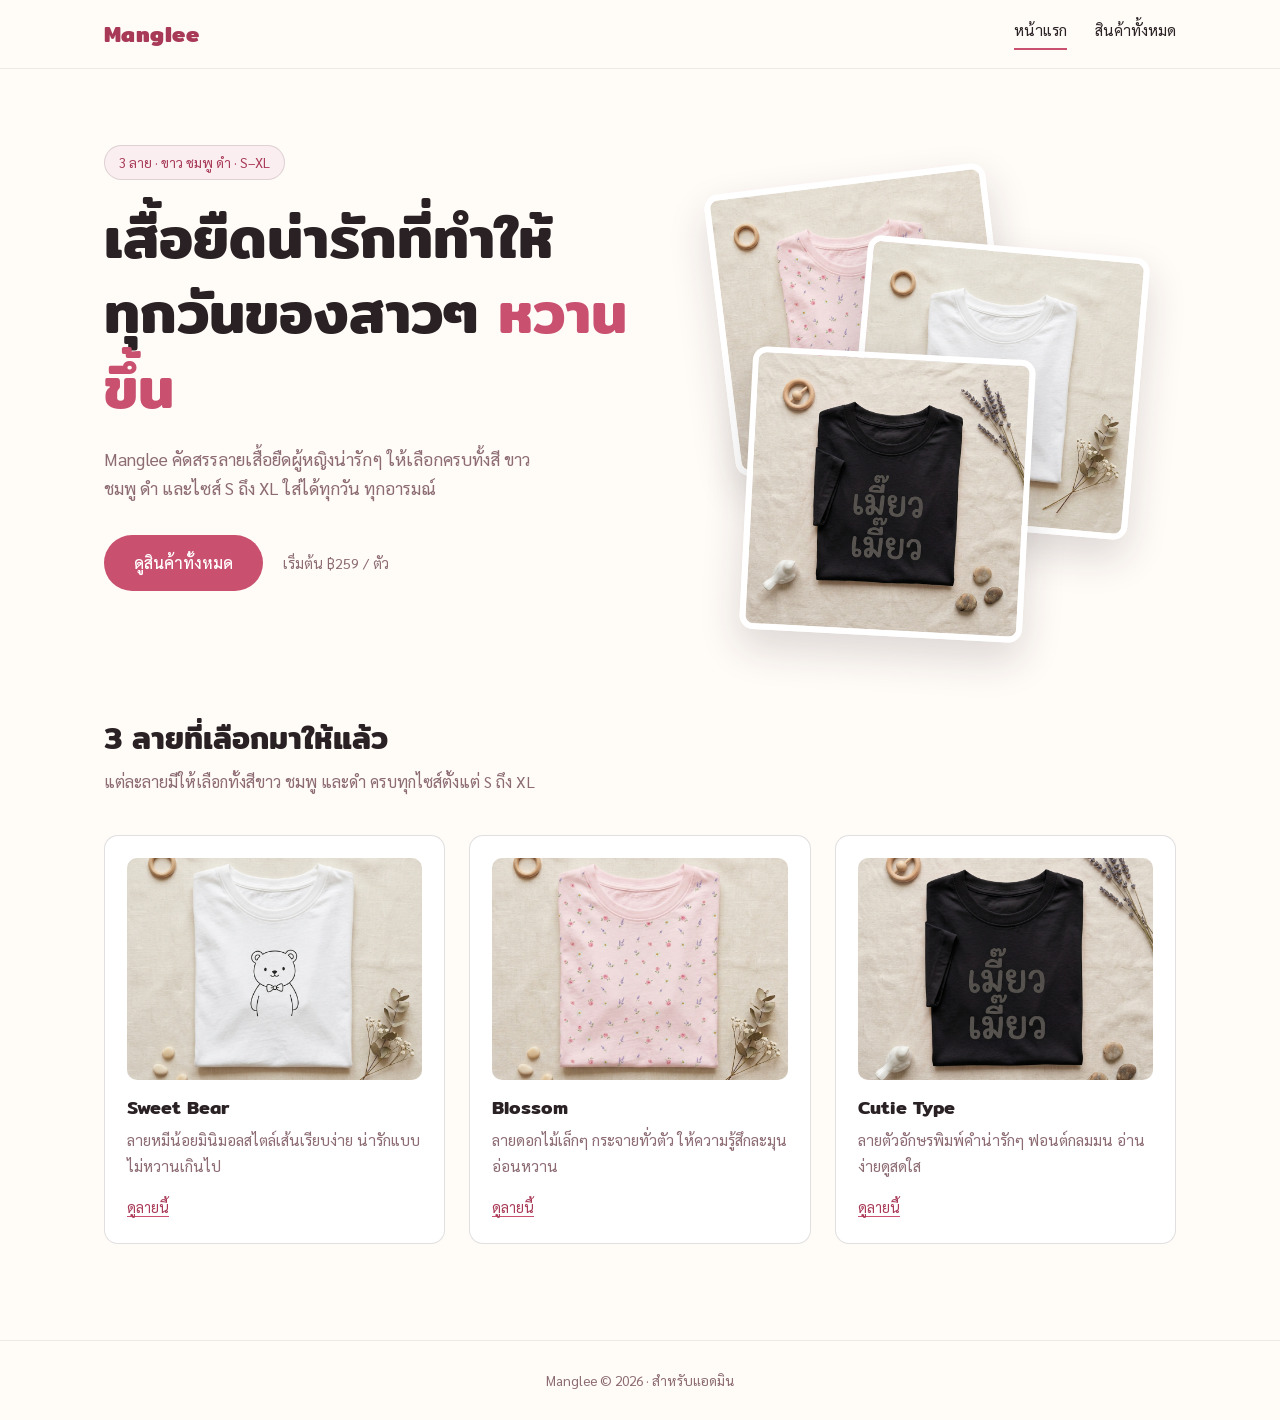
<file: index.html>
<!DOCTYPE html>
<html lang="th">
<head>
<meta charset="UTF-8">
<meta name="viewport" content="width=device-width, initial-scale=1.0">
<title>Manglee — เสื้อยืดน่ารักสำหรับสาวๆ</title>
<link rel="stylesheet" href="style.css">
</head>
<body>

<nav class="site-nav">
  <div class="wrap">
    <a href="index.html" class="brand-mark">Manglee</a>
    <div class="nav-links">
      <a href="index.html" class="active">หน้าแรก</a>
      <a href="product.html">สินค้าทั้งหมด</a>
    </div>
  </div>
</nav>

<section class="hero">
  <div class="wrap">
    <div class="hero-copy">
      <span class="eyebrow-tag">3 ลาย · ขาว ชมพู ดำ · S–XL</span>
      <h1>เสื้อยืดน่ารักที่ทำให้<br>ทุกวันของสาวๆ<span class="accent"> หวานขึ้น</span></h1>
      <p>Manglee คัดสรรลายเสื้อยืดผู้หญิงน่ารักๆ ให้เลือกครบทั้งสี ขาว ชมพู ดำ และไซส์ S ถึง XL ใส่ได้ทุกวัน ทุกอารมณ์</p>
      <div class="hero-actions">
        <a href="product.html" class="btn-primary">ดูสินค้าทั้งหมด</a>
        <span class="price-note">เริ่มต้น ฿259 / ตัว</span>
      </div>
    </div>
    <div class="photo-stack">
      <img src="images/blossom-pink.jpg" alt="เสื้อลาย Blossom สีชมพู">
      <img src="images/sweetbear-white.jpg" alt="เสื้อลาย Sweet Bear สีขาว">
      <img src="images/cutietype-black.jpg" alt="เสื้อลาย Cutie Type สีดำ">
    </div>
  </div>
</section>

<section class="designs">
  <div class="wrap">
    <div class="section-head">
      <h2>3 ลายที่เลือกมาให้แล้ว</h2>
      <p>แต่ละลายมีให้เลือกทั้งสีขาว ชมพู และดำ ครบทุกไซส์ตั้งแต่ S ถึง XL</p>
    </div>
    <div class="design-grid">

      <a class="design-card" href="product.html?mood=sweetbear">
        <img src="images/sweetbear-white.jpg" alt="Sweet Bear">
        <h3>Sweet Bear</h3>
        <p>ลายหมีน้อยมินิมอลสไตล์เส้นเรียบง่าย น่ารักแบบไม่หวานเกินไป</p>
        <span class="go-link">ดูลายนี้</span>
      </a>

      <a class="design-card" href="product.html?mood=blossom">
        <img src="images/blossom-pink.jpg" alt="Blossom">
        <h3>Blossom</h3>
        <p>ลายดอกไม้เล็กๆ กระจายทั่วตัว ให้ความรู้สึกละมุนอ่อนหวาน</p>
        <span class="go-link">ดูลายนี้</span>
      </a>

      <a class="design-card" href="product.html?mood=cutietype">
        <img src="images/cutietype-black.jpg" alt="Cutie Type">
        <h3>Cutie Type</h3>
        <p>ลายตัวอักษรพิมพ์คำน่ารักๆ ฟอนต์กลมมน อ่านง่ายดูสดใส</p>
        <span class="go-link">ดูลายนี้</span>
      </a>

    </div>
  </div>
</section>

<footer class="site-footer">
  <div class="wrap">
    Manglee © 2026 · <a href="admin.html">สำหรับแอดมิน</a>
  </div>
</footer>

</body>
</html>
</file>
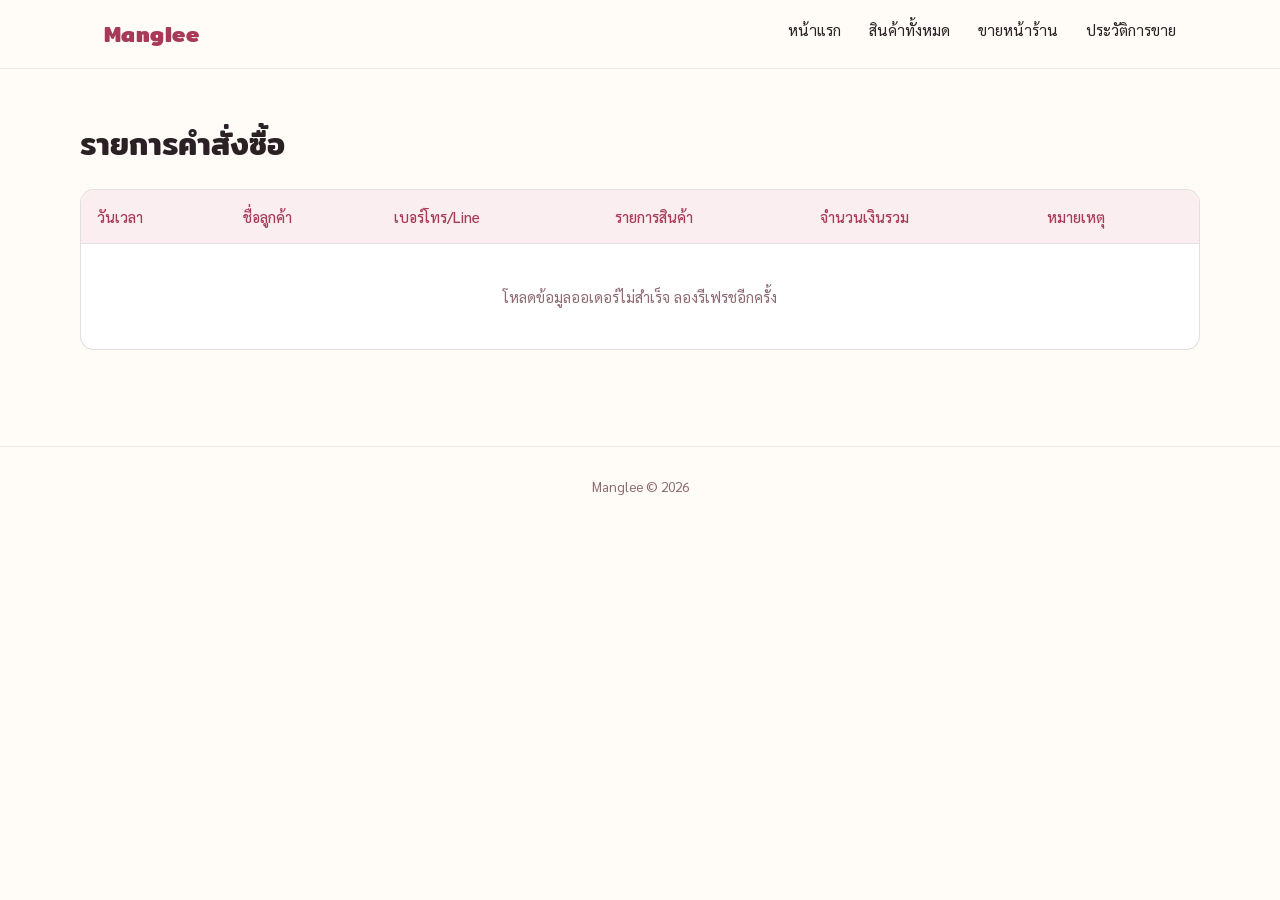
<file: admin.html>
<!DOCTYPE html>
<html lang="th">
<head>
<meta charset="UTF-8">
<meta name="viewport" content="width=device-width, initial-scale=1.0">
<title>รายการคำสั่งซื้อ — Manglee Admin</title>
<link rel="stylesheet" href="style.css">
</head>
<body>

<nav class="site-nav">
  <div class="wrap">
    <a href="index.html" class="brand-mark">Manglee</a>
    <div class="nav-links">
      <a href="index.html">หน้าแรก</a>
      <a href="product.html">สินค้าทั้งหมด</a>
      <a href="pos.html">ขายหน้าร้าน</a>
      <a href="history.html">ประวัติการขาย</a>
    </div>
  </div>
</nav>

<section class="admin-section wrap">
  <h1>รายการคำสั่งซื้อ</h1>
  <div class="table-scroll">
    <table id="ordersTable">
      <thead>
        <tr>
          <th>วันเวลา</th>
          <th>ชื่อลูกค้า</th>
          <th>เบอร์โทร/Line</th>
          <th>รายการสินค้า</th>
          <th>จำนวนเงินรวม</th>
          <th>หมายเหตุ</th>
        </tr>
      </thead>
      <tbody>
        <tr><td colspan="6" class="admin-empty">กำลังโหลดข้อมูล...</td></tr>
      </tbody>
    </table>
  </div>
</section>

<footer class="site-footer">
  <div class="wrap">
    Manglee © 2026
  </div>
</footer>

<script src="script.js"></script>
</body>
</html>
</file>
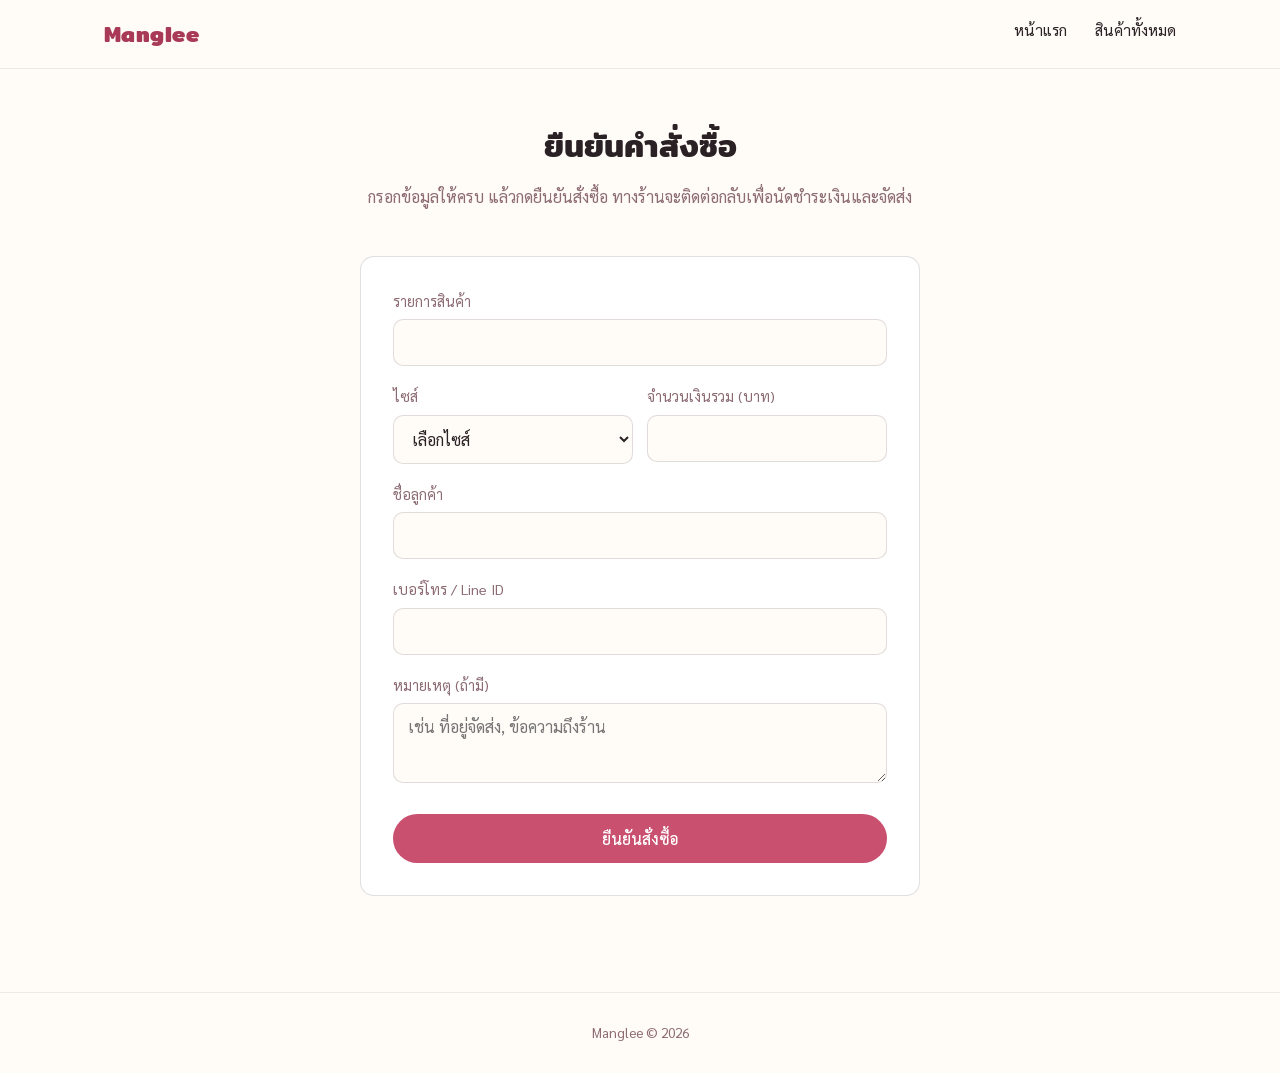
<file: order.html>
<!DOCTYPE html>
<html lang="th">
<head>
<meta charset="UTF-8">
<meta name="viewport" content="width=device-width, initial-scale=1.0">
<title>สั่งซื้อ — Manglee</title>
<link rel="stylesheet" href="style.css">
</head>
<body>

<nav class="site-nav">
  <div class="wrap">
    <a href="index.html" class="brand-mark">Manglee</a>
    <div class="nav-links">
      <a href="index.html">หน้าแรก</a>
      <a href="product.html">สินค้าทั้งหมด</a>
    </div>
  </div>
</nav>

<section class="order-section wrap">
  <h1>ยืนยันคำสั่งซื้อ</h1>
  <p class="lead">กรอกข้อมูลให้ครบ แล้วกดยืนยันสั่งซื้อ ทางร้านจะติดต่อกลับเพื่อนัดชำระเงินและจัดส่ง</p>

  <form id="orderForm">
    <div class="field">
      <label for="items">รายการสินค้า</label>
      <input type="text" id="items" name="items" required>
    </div>

    <div class="field-row">
      <div class="field">
        <label for="size">ไซส์</label>
        <select id="size" name="size" required>
          <option value="">เลือกไซส์</option>
          <option value="S">S</option>
          <option value="M">M</option>
          <option value="L">L</option>
          <option value="XL">XL</option>
        </select>
      </div>
      <div class="field">
        <label for="total">จำนวนเงินรวม (บาท)</label>
        <input type="text" id="total" name="total" required>
      </div>
    </div>

    <div class="field">
      <label for="customerName">ชื่อลูกค้า</label>
      <input type="text" id="customerName" name="customerName" required>
    </div>

    <div class="field">
      <label for="contact">เบอร์โทร / Line ID</label>
      <input type="text" id="contact" name="contact" required>
    </div>

    <div class="field">
      <label for="note">หมายเหตุ (ถ้ามี)</label>
      <textarea id="note" name="note" placeholder="เช่น ที่อยู่จัดส่ง, ข้อความถึงร้าน"></textarea>
    </div>

    <button type="submit" class="btn-primary">ยืนยันสั่งซื้อ</button>
  </form>
</section>

<footer class="site-footer">
  <div class="wrap">
    Manglee © 2026
  </div>
</footer>

<script src="script.js"></script>
</body>
</html>
</file>
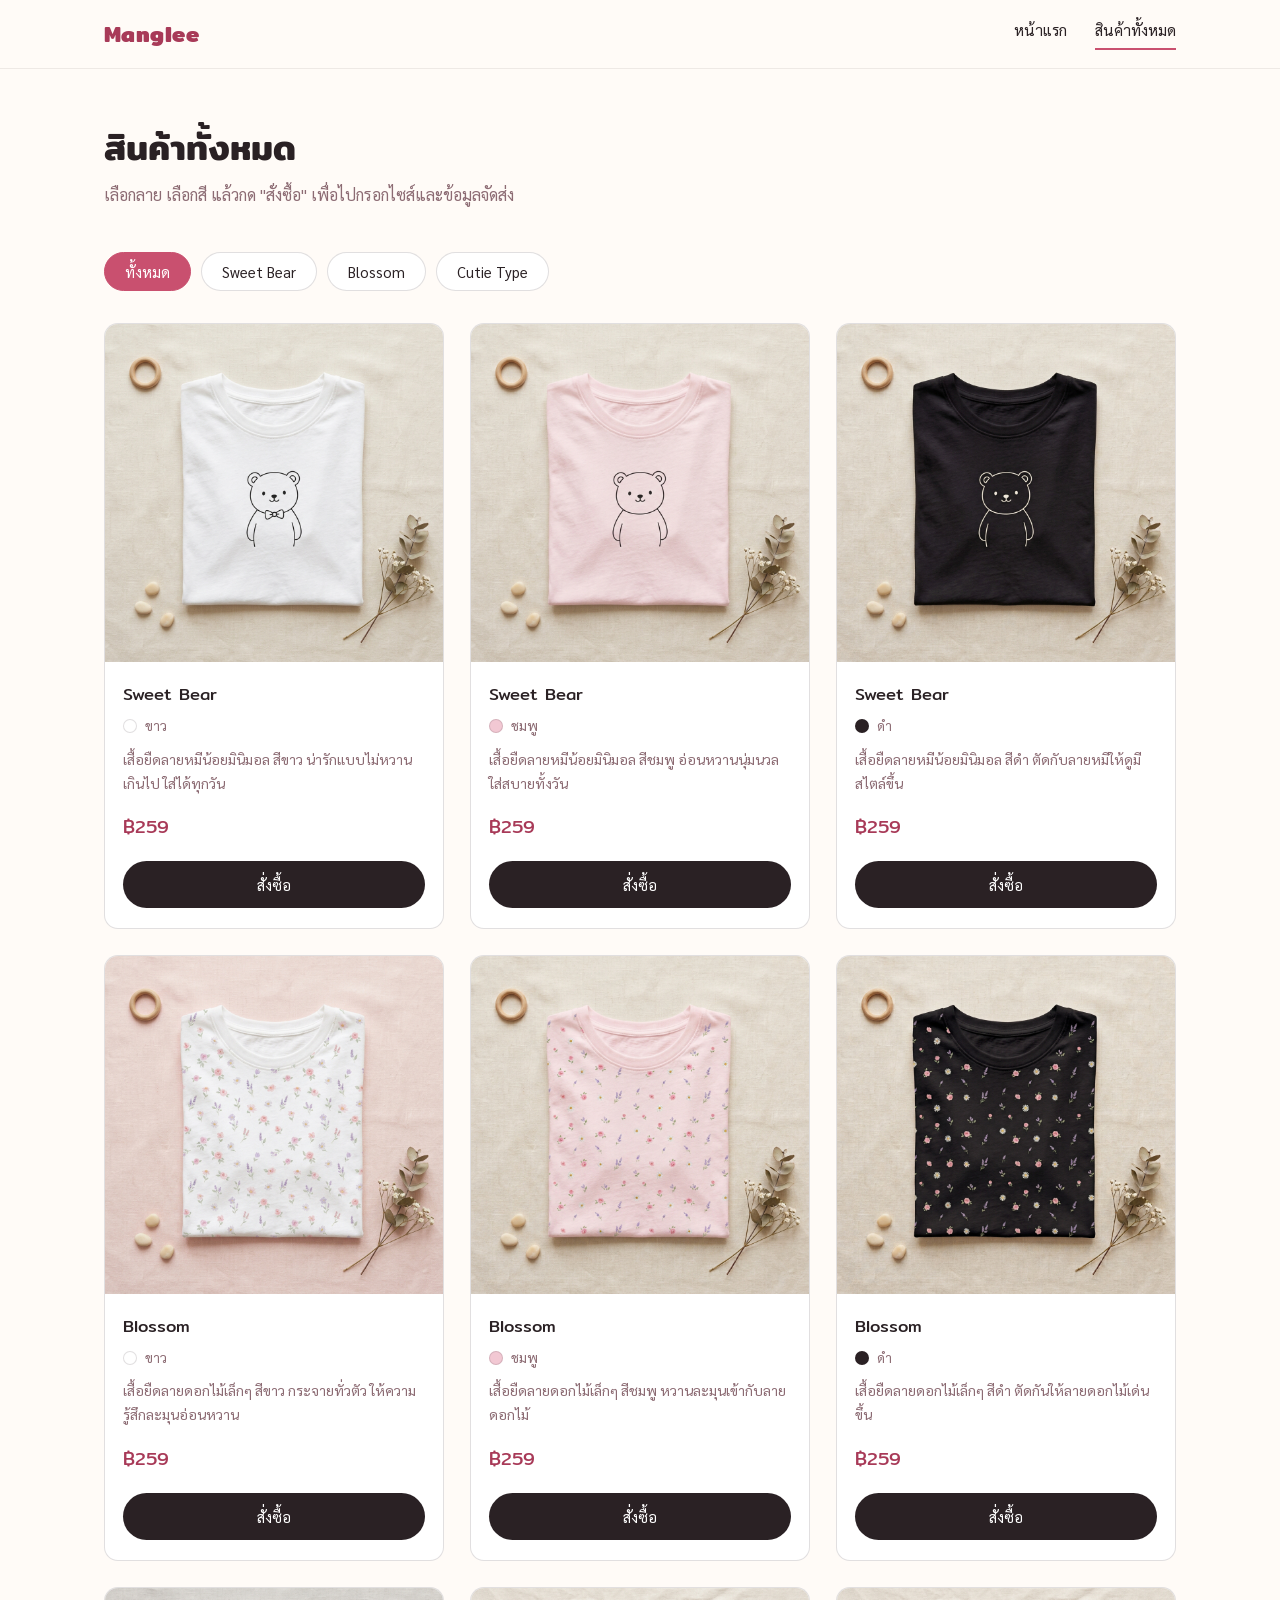
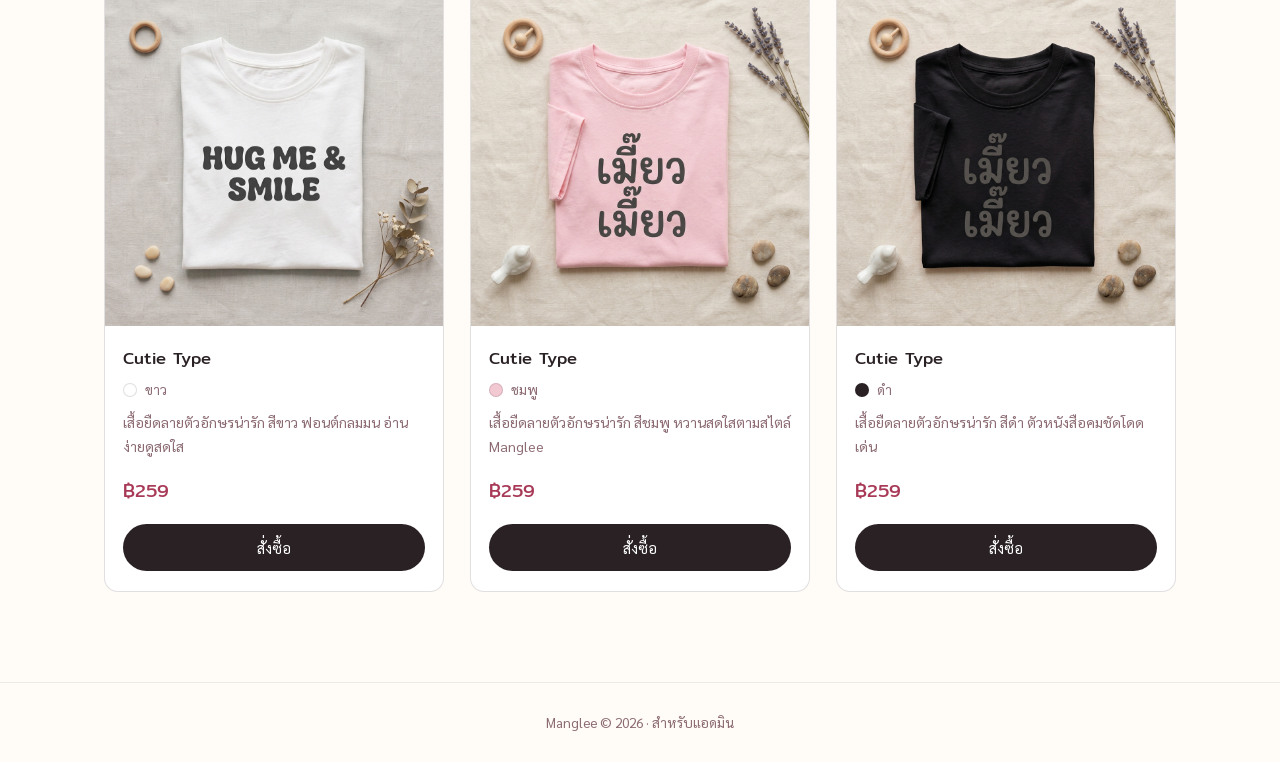
<file: product.html>
<!DOCTYPE html>
<html lang="th">
<head>
<meta charset="UTF-8">
<meta name="viewport" content="width=device-width, initial-scale=1.0">
<title>สินค้าทั้งหมด — Manglee</title>
<link rel="stylesheet" href="style.css">
</head>
<body>

<nav class="site-nav">
  <div class="wrap">
    <a href="index.html" class="brand-mark">Manglee</a>
    <div class="nav-links">
      <a href="index.html">หน้าแรก</a>
      <a href="product.html" class="active">สินค้าทั้งหมด</a>
    </div>
  </div>
</nav>

<section class="page-head">
  <div class="wrap">
    <h1>สินค้าทั้งหมด</h1>
    <p>เลือกลาย เลือกสี แล้วกด "สั่งซื้อ" เพื่อไปกรอกไซส์และข้อมูลจัดส่ง</p>
  </div>
</section>

<section class="wrap">
  <div id="filter-bar"></div>
  <div id="product-list"></div>
</section>

<footer class="site-footer">
  <div class="wrap">
    Manglee © 2026 · <a href="admin.html">สำหรับแอดมิน</a>
  </div>
</footer>

<script src="script.js"></script>
</body>
</html>
</file>
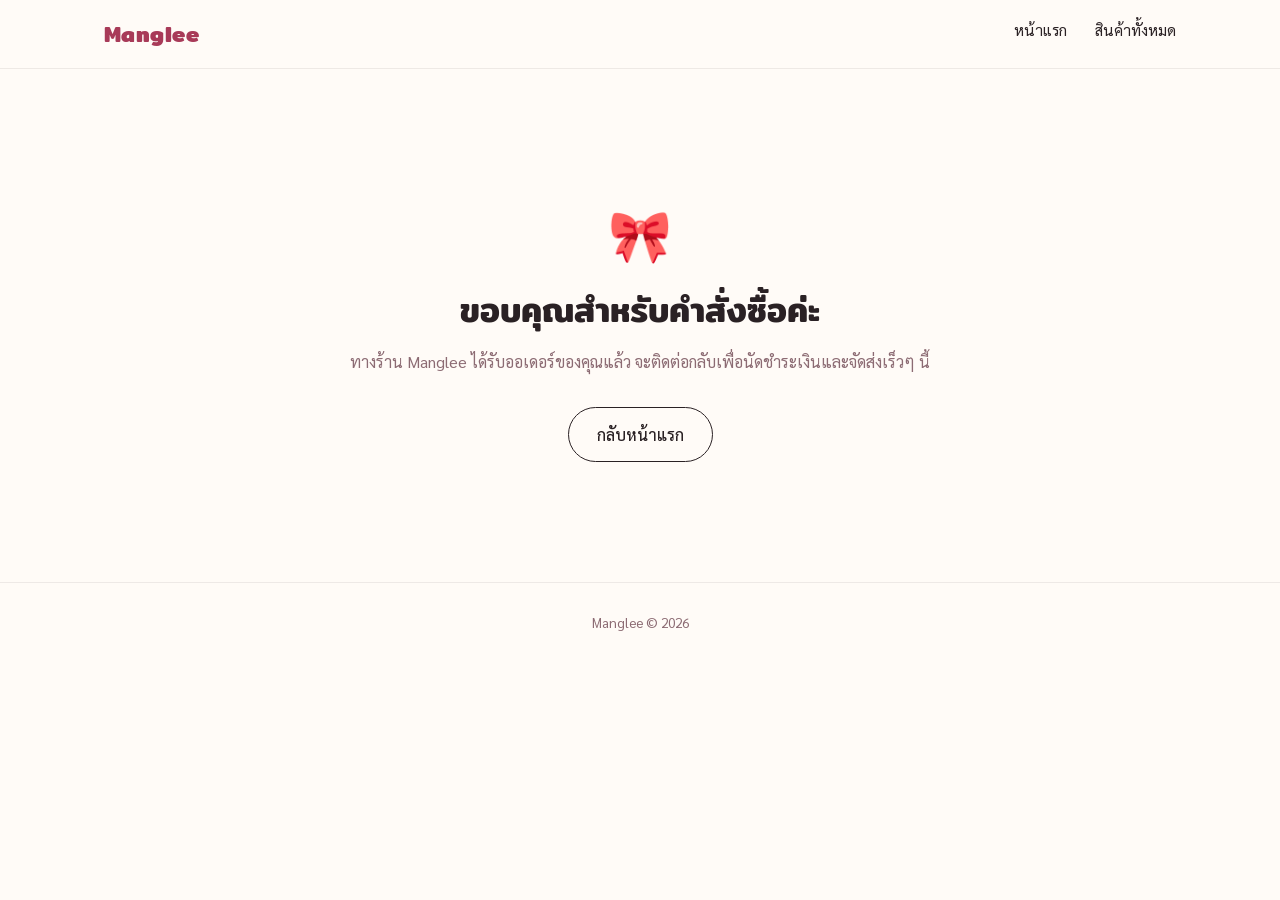
<file: thankyou.html>
<!DOCTYPE html>
<html lang="th">
<head>
<meta charset="UTF-8">
<meta name="viewport" content="width=device-width, initial-scale=1.0">
<title>ขอบคุณที่สั่งซื้อ — Manglee</title>
<link rel="stylesheet" href="style.css">
</head>
<body>

<nav class="site-nav">
  <div class="wrap">
    <a href="index.html" class="brand-mark">Manglee</a>
    <div class="nav-links">
      <a href="index.html">หน้าแรก</a>
      <a href="product.html">สินค้าทั้งหมด</a>
    </div>
  </div>
</nav>

<section class="thankyou-section wrap">
  <div class="mark">🎀</div>
  <h1>ขอบคุณสำหรับคำสั่งซื้อค่ะ</h1>
  <p>ทางร้าน Manglee ได้รับออเดอร์ของคุณแล้ว จะติดต่อกลับเพื่อนัดชำระเงินและจัดส่งเร็วๆ นี้</p>
  <a href="index.html" class="btn-outline">กลับหน้าแรก</a>
</section>

<footer class="site-footer">
  <div class="wrap">
    Manglee © 2026
  </div>
</footer>

</body>
</html>
</file>
<file: style.css>
/* ===========================================================
   Manglee — shared stylesheet
   Palette: warm white / blush pink / rose / near-black ink
   Type: Mitr (headings, rounded Thai-friendly display)
         Sarabun (body, clean Thai-friendly text)
=========================================================== */

@import url('https://fonts.googleapis.com/css2?family=Mitr:wght@400;500;600;700&family=Sarabun:wght@300;400;500;600;700&display=swap');

:root {
  --bg: #fffbf7;
  --surface: #fbeef1;
  --pink: #f2c8d3;
  --rose: #c9506f;
  --rose-deep: #a83a58;
  --ink: #2a2124;
  --mauve: #8c6b73;
  --line: rgba(42, 33, 36, 0.14);
  --line-soft: rgba(42, 33, 36, 0.08);
  --radius: 14px;
  --max-width: 1120px;
}

* {
  box-sizing: border-box;
}

html {
  scroll-behavior: smooth;
}

body {
  margin: 0;
  background: var(--bg);
  color: var(--ink);
  font-family: 'Sarabun', sans-serif;
  font-weight: 400;
  line-height: 1.7;
  -webkit-font-smoothing: antialiased;
}

h1, h2, h3, h4 {
  font-family: 'Mitr', sans-serif;
  margin: 0;
  line-height: 1.3;
  font-weight: 600;
}

a {
  color: inherit;
  text-decoration: none;
}

img {
  max-width: 100%;
  display: block;
}

button, input, select, textarea {
  font-family: inherit;
  font-size: 1rem;
}

.wrap {
  max-width: var(--max-width);
  margin: 0 auto;
  padding: 0 24px;
}

/* ---------- Top nav ---------- */

.site-nav {
  position: sticky;
  top: 0;
  z-index: 40;
  background: rgba(255, 251, 247, 0.92);
  backdrop-filter: blur(6px);
  border-bottom: 1px solid var(--line-soft);
}

.site-nav .wrap {
  display: flex;
  align-items: center;
  justify-content: space-between;
  height: 68px;
}

.brand-mark {
  font-family: 'Mitr', sans-serif;
  font-size: 1.4rem;
  font-weight: 700;
  color: var(--rose-deep);
  letter-spacing: 0.02em;
}

.nav-links {
  display: flex;
  gap: 28px;
  font-size: 0.95rem;
}

.nav-links a {
  border-bottom: 2px solid transparent;
  padding-bottom: 4px;
  transition: border-color 0.2s ease;
}

.nav-links a:hover,
.nav-links a.active {
  border-color: var(--rose);
}

/* ---------- Hero (index.html) ---------- */

.hero {
  padding: 76px 0 88px;
}

.hero .wrap {
  display: grid;
  grid-template-columns: 1.1fr 0.9fr;
  gap: 56px;
  align-items: center;
}

.hero-copy .eyebrow-tag {
  display: inline-block;
  background: var(--surface);
  border: 1px solid var(--line);
  color: var(--rose-deep);
  font-size: 0.85rem;
  padding: 5px 14px;
  border-radius: 999px;
  margin-bottom: 20px;
}

.hero-copy h1 {
  font-size: clamp(2.4rem, 4.5vw, 3.6rem);
  color: var(--ink);
}

.hero-copy h1 .accent {
  color: var(--rose);
}

.hero-copy p {
  margin-top: 20px;
  max-width: 46ch;
  color: var(--mauve);
  font-size: 1.08rem;
}

.hero-actions {
  margin-top: 32px;
  display: flex;
  align-items: center;
  gap: 20px;
}

.btn-primary {
  display: inline-block;
  background: var(--rose);
  color: #fff;
  padding: 14px 30px;
  border-radius: 999px;
  font-weight: 500;
  border: none;
  cursor: pointer;
  transition: background 0.2s ease, transform 0.2s ease;
}

.btn-primary:hover {
  background: var(--rose-deep);
  transform: translateY(-1px);
}

.btn-outline {
  display: inline-block;
  padding: 13px 28px;
  border-radius: 999px;
  border: 1.5px solid var(--ink);
  color: var(--ink);
  font-weight: 500;
  transition: border-color 0.2s ease, color 0.2s ease;
}

.btn-outline:hover {
  border-color: var(--rose);
  color: var(--rose-deep);
}

.price-note {
  font-size: 0.9rem;
  color: var(--mauve);
}

/* photo stack collage */
.photo-stack {
  position: relative;
  height: 380px;
}

.photo-stack img {
  position: absolute;
  width: 62%;
  aspect-ratio: 1 / 1;
  object-fit: cover;
  border-radius: var(--radius);
  border: 6px solid #fff;
  box-shadow: 0 18px 40px rgba(42, 33, 36, 0.16);
}

.photo-stack img:nth-child(1) {
  top: 0;
  left: 0;
  transform: rotate(-7deg);
  z-index: 1;
}

.photo-stack img:nth-child(2) {
  top: 18%;
  left: 30%;
  transform: rotate(5deg);
  z-index: 2;
}

.photo-stack img:nth-child(3) {
  top: 46%;
  left: 6%;
  transform: rotate(3deg);
  z-index: 3;
}

/* ---------- Design/mood section (index.html) ---------- */

.designs {
  padding: 40px 0 96px;
}

.section-head {
  max-width: 56ch;
  margin-bottom: 40px;
}

.section-head h2 {
  font-size: 1.9rem;
}

.section-head p {
  color: var(--mauve);
  margin-top: 10px;
}

.design-grid {
  display: grid;
  grid-template-columns: repeat(3, 1fr);
  gap: 24px;
}

.design-card {
  border: 1px solid var(--line);
  border-radius: var(--radius);
  padding: 22px;
  background: #fff;
  transition: border-color 0.2s ease, transform 0.2s ease;
}

.design-card:hover {
  border-color: var(--rose);
  transform: translateY(-3px);
}

.design-card img {
  border-radius: 10px;
  aspect-ratio: 4 / 3;
  object-fit: cover;
  margin-bottom: 16px;
}

.design-card h3 {
  font-size: 1.15rem;
  margin-bottom: 8px;
}

.design-card p {
  color: var(--mauve);
  font-size: 0.95rem;
  margin: 0 0 14px;
}

.design-card .go-link {
  font-size: 0.9rem;
  color: var(--rose-deep);
  border-bottom: 1px solid var(--rose);
}

/* ---------- Product page ---------- */

.page-head {
  padding: 56px 0 28px;
}

.page-head h1 {
  font-size: 2.2rem;
}

.page-head p {
  color: var(--mauve);
  margin-top: 10px;
}

#filter-bar {
  display: flex;
  flex-wrap: wrap;
  gap: 10px;
  padding-bottom: 32px;
}

.filter-btn {
  background: #fff;
  border: 1px solid var(--line);
  padding: 9px 20px;
  border-radius: 999px;
  cursor: pointer;
  font-size: 0.92rem;
  color: var(--ink);
  transition: background 0.2s ease, color 0.2s ease, border-color 0.2s ease;
}

.filter-btn:hover {
  border-color: var(--rose);
}

.filter-btn.active {
  background: var(--rose);
  border-color: var(--rose);
  color: #fff;
}

#product-list {
  display: grid;
  grid-template-columns: repeat(3, 1fr);
  gap: 26px;
  padding-bottom: 90px;
}

.product-card {
  border: 1px solid var(--line);
  border-radius: var(--radius);
  overflow: hidden;
  background: #fff;
  display: flex;
  flex-direction: column;
}

.product-card img {
  aspect-ratio: 1 / 1;
  object-fit: cover;
}

.product-body {
  padding: 18px 18px 20px;
  display: flex;
  flex-direction: column;
  gap: 6px;
  flex: 1;
}

.product-name {
  font-family: 'Mitr', sans-serif;
  font-size: 1.05rem;
}

.color-chip-row {
  display: flex;
  align-items: center;
  gap: 8px;
  font-size: 0.85rem;
  color: var(--mauve);
}

.color-chip {
  width: 14px;
  height: 14px;
  border-radius: 50%;
  border: 1px solid var(--line);
  display: inline-block;
}

.color-chip.white { background: #ffffff; }
.color-chip.pink { background: var(--pink); }
.color-chip.black { background: #2a2124; }

.product-desc {
  font-size: 0.88rem;
  color: var(--mauve);
  margin: 4px 0 10px;
}

.product-price {
  font-family: 'Mitr', sans-serif;
  font-size: 1.15rem;
  color: var(--rose-deep);
  margin-top: auto;
}

.order-link {
  margin-top: 12px;
  text-align: center;
  background: var(--ink);
  color: #fff;
  padding: 11px 0;
  border-radius: 999px;
  font-size: 0.92rem;
  transition: background 0.2s ease;
}

.order-link:hover {
  background: var(--rose);
}

.empty-state {
  grid-column: 1 / -1;
  text-align: center;
  color: var(--mauve);
  padding: 60px 0;
}

/* ---------- Order page ---------- */

.order-section {
  padding: 56px 0 96px;
  display: grid;
  grid-template-columns: 1fr;
  gap: 30px;
  max-width: 560px;
  margin: 0 auto;
}

.order-section h1 {
  font-size: 2rem;
  text-align: center;
}

.order-section > p.lead {
  text-align: center;
  color: var(--mauve);
  margin-top: -14px;
}

#orderForm {
  background: #fff;
  border: 1px solid var(--line);
  border-radius: var(--radius);
  padding: 32px;
  display: flex;
  flex-direction: column;
  gap: 18px;
}

.field label {
  display: block;
  font-size: 0.9rem;
  color: var(--mauve);
  margin-bottom: 6px;
}

.field input,
.field select,
.field textarea {
  width: 100%;
  padding: 12px 14px;
  border-radius: 10px;
  border: 1px solid var(--line);
  background: var(--bg);
  color: var(--ink);
}

.field input:focus,
.field select:focus,
.field textarea:focus {
  outline: 2px solid var(--rose);
  outline-offset: 1px;
}

.field textarea {
  resize: vertical;
  min-height: 80px;
}

.field-row {
  display: grid;
  grid-template-columns: 1fr 1fr;
  gap: 14px;
}

#orderForm button[type="submit"] {
  margin-top: 6px;
}

/* ---------- Thank-you page ---------- */

.thankyou-section {
  padding: 120px 0;
  text-align: center;
}

.thankyou-section .mark {
  font-size: 3.2rem;
  margin-bottom: 12px;
}

.thankyou-section h1 {
  font-size: 2.1rem;
  margin-bottom: 14px;
}

.thankyou-section p {
  color: var(--mauve);
  margin-bottom: 32px;
}

/* ---------- Admin page ---------- */

.admin-section {
  padding: 56px 0 96px;
}

.admin-section h1 {
  font-size: 1.9rem;
  margin-bottom: 24px;
}

.table-scroll {
  overflow-x: auto;
  border: 1px solid var(--line);
  border-radius: var(--radius);
  background: #fff;
}

table {
  width: 100%;
  border-collapse: collapse;
  font-size: 0.92rem;
  min-width: 720px;
}

thead th {
  text-align: left;
  background: var(--surface);
  color: var(--rose-deep);
  font-weight: 500;
  padding: 14px 16px;
  border-bottom: 1px solid var(--line);
  white-space: nowrap;
}

tbody td {
  padding: 12px 16px;
  border-bottom: 1px solid var(--line-soft);
  vertical-align: top;
}

tbody tr:last-child td {
  border-bottom: none;
}

.admin-empty {
  padding: 40px;
  text-align: center;
  color: var(--mauve);
}

/* ---------- Footer ---------- */

footer.site-footer {
  border-top: 1px solid var(--line-soft);
  padding: 28px 0;
  text-align: center;
  color: var(--mauve);
  font-size: 0.85rem;
}

/* ---------- Responsive ---------- */

@media (max-width: 860px) {
  .hero .wrap {
    grid-template-columns: 1fr;
  }

  .photo-stack {
    height: 300px;
    margin-top: 20px;
  }

  .design-grid,
  #product-list {
    grid-template-columns: repeat(2, 1fr);
  }
}

@media (max-width: 560px) {
  .design-grid,
  #product-list {
    grid-template-columns: 1fr;
  }

  .field-row {
    grid-template-columns: 1fr;
  }

  .nav-links {
    gap: 16px;
    font-size: 0.85rem;
  }

  .hero {
    padding: 48px 0 60px;
  }
}

/* ===========================================================
   POS page
=========================================================== */

.pos-layout {
  display: grid;
  grid-template-columns: 1.6fr 1fr;
  gap: 24px;
  padding: 28px 0 90px;
  align-items: start;
}

.pos-products {
  display: grid;
  grid-template-columns: repeat(3, 1fr);
  gap: 18px;
}

.pos-card {
  border: 1px solid var(--line);
  border-radius: var(--radius);
  background: #fff;
  overflow: hidden;
}

.pos-card img {
  aspect-ratio: 1 / 1;
  object-fit: cover;
}

.pos-card-body {
  padding: 14px;
}

.pos-card-name {
  font-family: 'Mitr', sans-serif;
  font-size: 0.98rem;
  margin-bottom: 2px;
}

.pos-card-price {
  color: var(--rose-deep);
  font-size: 0.92rem;
  margin-bottom: 10px;
}

.size-btn-row {
  display: grid;
  grid-template-columns: repeat(4, 1fr);
  gap: 6px;
}

.size-btn {
  border: 1px solid var(--line);
  background: var(--bg);
  border-radius: 8px;
  padding: 8px 0;
  font-size: 0.82rem;
  cursor: pointer;
  display: flex;
  flex-direction: column;
  align-items: center;
  gap: 2px;
  transition: background 0.15s ease, border-color 0.15s ease;
}

.size-btn .stock-count {
  font-size: 0.68rem;
  color: var(--mauve);
}

.size-btn:hover:not(:disabled) {
  border-color: var(--rose);
  background: var(--surface);
}

.size-btn:disabled {
  opacity: 0.4;
  cursor: not-allowed;
}

.pos-cart {
  position: sticky;
  top: 84px;
  border: 1px solid var(--line);
  border-radius: var(--radius);
  background: #fff;
  padding: 20px;
}

.pos-cart h2 {
  font-size: 1.15rem;
  margin-bottom: 16px;
}

.cart-line {
  display: flex;
  justify-content: space-between;
  align-items: center;
  gap: 10px;
  padding: 10px 0;
  border-bottom: 1px solid var(--line-soft);
}

.cart-line-info {
  font-size: 0.88rem;
}

.cart-line-info .cart-sub {
  color: var(--mauve);
  font-size: 0.78rem;
}

.qty-controls {
  display: flex;
  align-items: center;
  gap: 8px;
}

.qty-controls button {
  width: 26px;
  height: 26px;
  border-radius: 50%;
  border: 1px solid var(--line);
  background: var(--bg);
  cursor: pointer;
  font-size: 0.9rem;
  line-height: 1;
}

.cart-empty {
  color: var(--mauve);
  font-size: 0.9rem;
  padding: 20px 0;
  text-align: center;
}

.cart-total-row {
  display: flex;
  justify-content: space-between;
  align-items: center;
  padding: 16px 0;
  font-family: 'Mitr', sans-serif;
  font-size: 1.15rem;
  color: var(--rose-deep);
}

#checkoutBtn {
  width: 100%;
  border: none;
}

#checkoutBtn:disabled {
  opacity: 0.5;
  cursor: not-allowed;
}

.pos-message {
  margin-top: 14px;
  padding: 12px 14px;
  border-radius: 10px;
  font-size: 0.9rem;
}

.pos-message.success {
  background: #eaf6ec;
  color: #2f6b3a;
}

.pos-message.error {
  background: #fbeaea;
  color: #a83a3a;
}

/* ===========================================================
   Sales history page
=========================================================== */

.history-list {
  display: flex;
  flex-direction: column;
  gap: 16px;
  padding-bottom: 90px;
}

.sale-card {
  border: 1px solid var(--line);
  border-radius: var(--radius);
  background: #fff;
  padding: 18px 20px;
}

.sale-card-head {
  display: flex;
  justify-content: space-between;
  align-items: baseline;
  margin-bottom: 10px;
}

.sale-card-head .sale-time {
  color: var(--mauve);
  font-size: 0.88rem;
}

.sale-card-head .sale-total {
  font-family: 'Mitr', sans-serif;
  color: var(--rose-deep);
  font-size: 1.1rem;
}

.sale-items-list {
  font-size: 0.88rem;
  color: var(--ink);
  display: flex;
  flex-direction: column;
  gap: 4px;
}

.sale-items-list .item-row {
  display: flex;
  justify-content: space-between;
  color: var(--mauve);
}

@media (max-width: 860px) {
  .pos-layout {
    grid-template-columns: 1fr;
  }

  .pos-cart {
    position: static;
  }

  .pos-products {
    grid-template-columns: repeat(2, 1fr);
  }
}

@media (max-width: 560px) {
  .pos-products {
    grid-template-columns: 1fr;
  }
}
</file>
